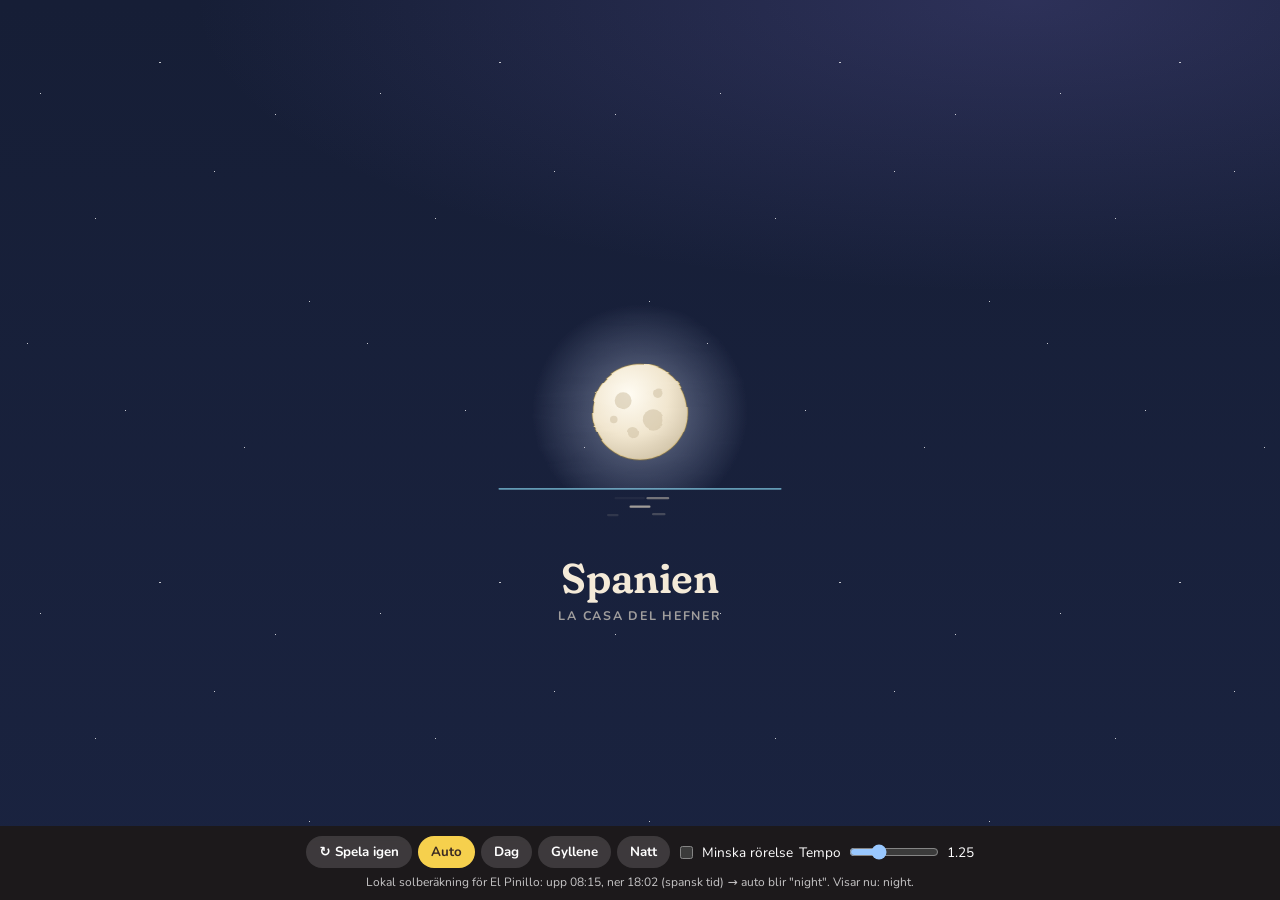
<file: sol-demo.html>
<!doctype html>
<html lang="sv">
<head>
<meta charset="UTF-8">
<meta name="viewport" content="width=device-width, initial-scale=1, viewport-fit=cover">
<title>Sol-demo — Spanien</title>
<meta name="theme-color" content="#FFF8EC" id="themeColor">
<link rel="preconnect" href="https://fonts.googleapis.com">
<link rel="preconnect" href="https://fonts.gstatic.com" crossorigin>
<link href="https://fonts.googleapis.com/css2?family=Fraunces:opsz,wght,SOFT,WONK@9..144,400..700,100,1&family=Nunito:wght@400;600;700;800&display=swap" rel="stylesheet">
<link rel="stylesheet" href="style.css">
<script src="splash-sun.js"></script>
<style>
/* ===== Bara för demon ===== */
.demo-app{padding:5rem 1.5rem;text-align:center;}
.demo-app h1{font-size:2rem;margin:0 0 .5rem;}
.demo-app p{color:var(--tinta-dim);}
.demo-bar{
  position:fixed;
  left:0;right:0;bottom:0;
  z-index:200;
  display:flex;
  flex-wrap:wrap;
  gap:6px;
  justify-content:center;
  padding:10px 16px calc(10px + env(safe-area-inset-bottom));
  background:rgba(30,24,20,0.82);
  backdrop-filter:blur(8px);
  font-family:var(--font-body);
  font-size:0.85rem;
  color:#fff;
}
.demo-bar button{
  border:0;border-radius:999px;padding:7px 13px;font-weight:700;cursor:pointer;
  background:rgba(255,255,255,0.14);color:#fff;
}
.demo-bar button.on{background:#F6D04D;color:#3B2A22;}
.demo-bar label{display:flex;align-items:center;gap:6px;}
.demo-bar input[type=range]{width:90px;}
.demo-info{width:100%;text-align:center;opacity:.75;font-size:.75rem;}
</style>
</head>
<body>

<div class="splash" id="splash" aria-hidden="true"></div>

<div class="demo-app">
  <h1>Här bakom ligger appen</h1>
  <p>Splashen tonar ut hit när den är klar. Tryck på "Spela igen" för att se den igen.</p>
</div>

<div class="demo-bar">
  <button id="replay">↻ Spela igen</button>
  <button data-part="auto" class="on">Auto</button>
  <button data-part="day">Dag</button>
  <button data-part="golden">Gyllene</button>
  <button data-part="night">Natt</button>
  <label><input type="checkbox" id="reduce"> Minska rörelse</label>
  <label>Tempo <input type="range" id="tempo" min="0.5" max="3" step="0.25" value="1.25"> <span id="tempoVal">1.25</span></label>
  <div class="demo-info" id="info"></div>
</div>

<p class="made-by" style="text-align:center">Made by: David Hefner</p>

<script>
  // El Pinillo, Torremolinos (Hefners hus)
  const LAT = 36.6025, LON = -4.5135;
  let choice = "auto";
  const splash = document.getElementById("splash");
  const info = document.getElementById("info");

  function fmt(ms) { return new Date(ms).toLocaleTimeString("sv-SE", { hour: "2-digit", minute: "2-digit", timeZone: "Europe/Madrid" }); }

  function play() {
    const auto = SunSplash.daypartFor(LAT, LON);
    const part = choice === "auto" ? auto : choice;
    const { rise, set } = SunSplash.sunTimes(Date.now(), LAT, LON);
    info.textContent = `Lokal solberäkning för El Pinillo: upp ${fmt(rise)}, ner ${fmt(set)} (spansk tid) → auto blir "${auto}". Visar nu: ${part}.`;
    document.body.style.background = "";
    document.documentElement.dataset.daypart = part;
    SunSplash.start({ el: splash, part, title: "Spanien", sub: "La casa del Hefner", reduce: document.getElementById("reduce").checked });
  }

  document.querySelectorAll(".demo-bar [data-part]").forEach((b) => b.addEventListener("click", () => {
    choice = b.dataset.part;
    document.querySelectorAll(".demo-bar [data-part]").forEach((x) => x.classList.toggle("on", x === b));
    play();
  }));
  document.getElementById("replay").addEventListener("click", play);
  document.getElementById("reduce").addEventListener("change", play);
  document.getElementById("tempo").addEventListener("input", (e) => {
    splash.style.setProperty("--splash-k", e.target.value);
    document.getElementById("tempoVal").textContent = e.target.value;
  });
  document.getElementById("tempo").addEventListener("change", play);

  play();
</script>
</body>
</html>
</file>
<file: style.css>
/* ============================================================
   BADLÄGET — style.css ("Citron & terrakotta")
   Färgerna är plockade ur fotot från terrassen: kalkvita väggar,
   citroner, taktegel, himmel och blad. Allt är mjukt och runt.
   Tre teman styrs av data-daypart på <html>: day, golden, night
   (sätts av app.js utifrån solens upp- och nedgång på platsen).
   ============================================================ */

/* ===== Tokens ===== */
:root{
  --kal:#FFF8EC;          /* kalkvit vägg — sidbakgrund */
  --kal-2:#F6EAD4;        /* sand */
  --panel:#FFFDF8;
  --panel-line:rgba(120,78,44,0.10);
  --tinta:#3B2A22;        /* varm mörkbrun text istället för svart */
  --tinta-dim:rgba(59,42,34,0.70);
  --tinta-faint:rgba(59,42,34,0.54);
  --teja:#D0653F;         /* taktegel */
  --teja-soft:rgba(208,101,63,0.12);
  --limon:#F6D04D;        /* citron */
  --limon-deep:#D8A516;
  --limon-soft:rgba(246,208,77,0.22);
  --cielo:#6EAED8;        /* himmel */
  --cielo-soft:rgba(110,174,216,0.16);
  --mar:#2F86A6;          /* havet */
  --hoja:#6C9A4C;         /* blad */
  --flag-green:#4FA46A;
  --flag-yellow:#F0BD3F;
  --flag-red:#DD5F4A;
  --shadow:0 1px 2px rgba(120,70,30,0.05), 0 10px 26px -12px rgba(120,70,30,0.22);
  --shadow-lift:0 2px 4px rgba(120,70,30,0.06), 0 18px 36px -14px rgba(120,70,30,0.30);
  --radius:26px;
  --radius-sm:18px;
  --font-display:"Fraunces", Georgia, serif;
  --font-body:"Nunito", system-ui, sans-serif;
  --ease-out:cubic-bezier(0.16,1,0.3,1);
  --ease-soft:cubic-bezier(0.34,1.4,0.64,1);
  --page-bg:
    radial-gradient(120% 60% at 100% 0%, rgba(246,208,77,0.20), transparent 60%),
    radial-gradient(90% 50% at 0% 40%, rgba(208,101,63,0.08), transparent 60%),
    var(--kal);
  /* Västerås-kortet: svalt nordiskt ljus som kontrast till Spaniens värme */
  --north-bg:linear-gradient(160deg,#E3EEF5 0%,#EEF2F1 100%);
  --north-ink:#27405A;
  --north-dim:rgba(39,64,90,0.66);
  --north-panel:rgba(255,255,255,0.62);
  --cloud:#FFFFFF;
  --cloud-line:#CDBBA6;
}

/* Gyllene timmen: persika och rosé, allt blir lite varmare */
:root[data-daypart="golden"]{
  --kal:#FDEBDD;
  --kal-2:#F7D9C4;
  --panel:#FFF7F0;
  --panel-line:rgba(160,80,50,0.12);
  --page-bg:
    radial-gradient(120% 60% at 100% 0%, rgba(245,150,110,0.30), transparent 60%),
    radial-gradient(90% 60% at 0% 50%, rgba(222,120,150,0.16), transparent 60%),
    linear-gradient(180deg,#FDEBDD,#FBE3D6);
}

/* Natt: djupt bläckblått med stjärnor, text i varmt månljus */
:root[data-daypart="night"]{
  --kal:#161E36;
  --kal-2:#1E2846;
  --panel:#1F2846;
  --panel-line:rgba(255,255,255,0.09);
  --tinta:#F4EAD8;
  --tinta-dim:rgba(244,234,216,0.74);
  --tinta-faint:rgba(244,234,216,0.56);
  --teja:#F08E68;
  --teja-soft:rgba(240,142,104,0.16);
  --limon-soft:rgba(246,208,77,0.14);
  --cielo-soft:rgba(110,174,216,0.14);
  --mar:#7CC3DD;
  --shadow:0 1px 2px rgba(0,0,0,0.2), 0 12px 30px -14px rgba(0,0,0,0.6);
  --shadow-lift:0 2px 4px rgba(0,0,0,0.25), 0 20px 40px -14px rgba(0,0,0,0.7);
  --page-bg:
    radial-gradient(100% 50% at 80% 0%, rgba(120,110,200,0.22), transparent 65%),
    linear-gradient(180deg,#161E36 0%,#1A2340 100%);
  --north-bg:linear-gradient(160deg,rgba(110,174,216,0.14),rgba(110,174,216,0.05));
  --north-ink:#DCEBF5;
  --north-dim:rgba(220,235,245,0.66);
  --north-panel:rgba(255,255,255,0.06);
  --cloud:#C3CCE0;
  --cloud-line:#8E99B8;
  color-scheme:dark;
}

*{box-sizing:border-box;}
html,body{margin:0;padding:0;}
html{background:var(--page-bg);background-attachment:fixed;min-height:100%;transition:background 1.2s ease;}
body{
  font-family:var(--font-body);
  color:var(--tinta);
  -webkit-font-smoothing:antialiased;
  padding-bottom:calc(1.5rem + env(safe-area-inset-bottom));
  overscroll-behavior-y:contain; /* vår egen dra-ner-uppdatering istället för webbläsarens */
  -webkit-tap-highlight-color:transparent;
}
a{color:inherit;}
button{font-family:inherit;color:inherit;}
::selection{background:var(--limon);color:#3B2A22;}
:focus-visible{outline:2.5px solid var(--teja);outline-offset:3px;border-radius:12px;}
.sr-only{position:absolute;width:1px;height:1px;overflow:hidden;clip:rect(0 0 0 0);white-space:nowrap;}

/* Display-typsnittet: Fraunces med "SOFT" (rundade serifer) och "WONK"
   (lekfulla, lite skeva bokstäver) uppskruvade — ger den mjuka känslan. */
.display, h1, h2, h3, .stat-value, .hero-verdict{
  font-family:var(--font-display);
  font-variation-settings:"SOFT" 100, "WONK" 1;
}

/* Scroll-reveal: element tonas och glider in när de kommer i bild */
.reveal{opacity:0;transform:translateY(22px) scale(0.985);transition:opacity 0.8s var(--ease-out), transform 0.8s var(--ease-out);}
.reveal.in-view{opacity:1;transform:none;}

/* ===== Stjärnhimmel (bara natt) ===== */
.night-sky{
  position:fixed;
  inset:0;
  z-index:-1;
  pointer-events:none;
  opacity:0;
  transition:opacity 1.5s ease;
  background-image:
    radial-gradient(1.2px 1.2px at 12% 18%, #fff 50%, transparent 51%),
    radial-gradient(1px 1px at 28% 42%, #fff 50%, transparent 51%),
    radial-gradient(1.5px 1.5px at 47% 12%, #fff 50%, transparent 51%),
    radial-gradient(1px 1px at 63% 33%, #fff 50%, transparent 51%),
    radial-gradient(1.3px 1.3px at 81% 22%, #fff 50%, transparent 51%),
    radial-gradient(1px 1px at 91% 58%, #fff 50%, transparent 51%),
    radial-gradient(1.2px 1.2px at 8% 66%, #fff 50%, transparent 51%),
    radial-gradient(1px 1px at 37% 79%, #fff 50%, transparent 51%),
    radial-gradient(1.4px 1.4px at 72% 86%, #fff 50%, transparent 51%),
    radial-gradient(1px 1px at 55% 60%, #fff 50%, transparent 51%);
  background-size:340px 520px;
}
.night-sky::after{
  content:"";
  position:absolute;
  inset:0;
  background-image:
    radial-gradient(1.6px 1.6px at 20% 30%, #FFF3C4 50%, transparent 51%),
    radial-gradient(1.2px 1.2px at 70% 70%, #fff 50%, transparent 51%),
    radial-gradient(1.4px 1.4px at 45% 90%, #FFF3C4 50%, transparent 51%);
  background-size:260px 380px;
  animation:twinkle 4.5s ease-in-out infinite alternate;
}
@keyframes twinkle{from{opacity:0.25;}to{opacity:1;}}
:root[data-daypart="night"] .night-sky{opacity:0.75;}

/* ===== Splash: solen som blir en citron =====
   Ritas av splash-sun.js. Visas varje gång appen öppnas, ca 4,4 s
   (3,5 s × tempot), och ett tryck var som helst hoppar över. */
.splash{
  --splash-k:1.25; /* tempo: 1 = snabbt (ca 3,5 s), högre = långsammare. splash-sun.js läser samma värde */
  position:fixed;
  inset:0;
  z-index:100;
  display:flex;
  flex-direction:column;
  align-items:center;
  justify-content:center;
  padding:env(safe-area-inset-top) 16px env(safe-area-inset-bottom);
  cursor:pointer;
  -webkit-tap-highlight-color:transparent;
  background:
    radial-gradient(70% 45% at 50% 40%, rgba(246,208,77,0.24), transparent 70%),
    linear-gradient(180deg,#FFF8EC 0%,#F6EAD4 100%);
  transition:opacity calc(0.5s * var(--splash-k)) var(--ease-out), visibility 0s linear calc(0.5s * var(--splash-k));
}
.splash[data-part="golden"]{
  background:
    radial-gradient(70% 45% at 50% 46%, rgba(245,140,80,0.30), transparent 70%),
    linear-gradient(180deg,#F9C9AC 0%,#FDE3CF 55%,#F7D9C4 100%);
}
.splash[data-part="night"]{
  background:
    radial-gradient(100% 50% at 80% 0%, rgba(120,110,200,0.24), transparent 65%),
    linear-gradient(180deg,#161E36 0%,#1A2340 100%);
}
/* Samma stjärnhimmel som appen har på natten */
.splash[data-part="night"]::before{
  content:"";
  position:absolute;
  inset:0;
  opacity:0.75;
  pointer-events:none;
  background-image:
    radial-gradient(1.2px 1.2px at 12% 18%, #fff 50%, transparent 51%),
    radial-gradient(1px 1px at 28% 42%, #fff 50%, transparent 51%),
    radial-gradient(1.5px 1.5px at 47% 12%, #fff 50%, transparent 51%),
    radial-gradient(1px 1px at 63% 33%, #fff 50%, transparent 51%),
    radial-gradient(1.3px 1.3px at 81% 22%, #fff 50%, transparent 51%),
    radial-gradient(1px 1px at 91% 58%, #fff 50%, transparent 51%),
    radial-gradient(1.2px 1.2px at 8% 66%, #fff 50%, transparent 51%),
    radial-gradient(1px 1px at 37% 79%, #fff 50%, transparent 51%),
    radial-gradient(1.4px 1.4px at 72% 86%, #fff 50%, transparent 51%),
    radial-gradient(1px 1px at 55% 60%, #fff 50%, transparent 51%);
  background-size:340px 520px;
  animation:twinkle 4.5s ease-in-out infinite alternate;
}
.splash.splash-out{opacity:0;visibility:hidden;pointer-events:none;}
.splash-stage{position:relative;width:min(74vw,300px);}
.splash-svg{display:block;width:100%;height:auto;overflow:visible;}
.splash-titles{position:relative;text-align:center;margin-top:0.6rem;}
.splash-title{
  margin:0;
  font-family:var(--font-display);
  font-variation-settings:"SOFT" 100, "WONK" 1;
  font-weight:600;
  font-size:2.6rem;
  line-height:1;
  letter-spacing:-0.01em;
  color:#3B2A22;
  animation:splashTitleIn calc(0.7s * var(--splash-k)) var(--ease-out) calc(2.3s * var(--splash-k)) both;
}
.splash-sub{
  margin:0.45rem 0 0;
  font-family:var(--font-body);
  font-weight:700;
  font-size:0.78rem;
  letter-spacing:0.14em;
  text-transform:uppercase;
  color:rgba(59,42,34,0.62);
  animation:splashTitleIn calc(0.7s * var(--splash-k)) var(--ease-out) calc(2.48s * var(--splash-k)) both;
}
.splash[data-part="night"] .splash-title{color:#F4EAD8;}
.splash[data-part="night"] .splash-sub{color:rgba(244,234,216,0.62);}
.splash-still .splash-title,
.splash-still .splash-sub{animation-delay:0s;animation-duration:0.01s;}
@keyframes splashTitleIn{
  from{opacity:0;transform:translateY(12px);filter:blur(5px);}
  to{opacity:1;transform:none;filter:blur(0);}
}
/* Sidan bakom ska inte gå att scrolla (eller dra-ner-uppdatera) medan splashen syns */
html.splash-on, html.splash-on body{overflow:hidden;}

/* ===== Bottenark (uppmaningen om gamla ikonen) =====
   Glider upp nerifrån. Följer fingret när man sveper ner (app.js), och ett
   tryck eller svep på den mörka ytan utanför stänger. */
body.sheet-open{overflow:hidden;}
.sheet-wrap{position:fixed;inset:0;z-index:60;}
.sheet-backdrop{
  position:absolute;
  inset:0;
  background:rgba(30,20,14,0.45);
  opacity:0;
  transition:opacity 0.35s ease;
  touch-action:none;
}
.sheet-wrap.open .sheet-backdrop{opacity:1;}
.sheet{
  position:absolute;
  left:0;right:0;bottom:0;
  max-width:520px;
  margin:0 auto;
  background:var(--panel);
  border-radius:28px 28px 0 0;
  padding:0.6rem 1.4rem calc(1.4rem + env(safe-area-inset-bottom));
  box-shadow:0 -10px 40px -10px rgba(60,30,10,0.35);
  transform:translateY(calc(100% + 20px));
  transition:transform 0.45s var(--ease-out);
  touch-action:none; /* vi sköter svepet själva */
}
.sheet-wrap.open .sheet{transform:translateY(var(--sheet-drag, 0px));}
.sheet.dragging{transition:none;}
.sheet.springing{transition:transform 0.45s var(--ease-soft);}
.sheet-grip{width:42px;height:5px;border-radius:3px;margin:0 auto 1rem;background:rgba(120,78,44,0.22);}
.sheet h2{margin:0.2rem 0 0.6rem;font-size:1.6rem;line-height:1.1;}
.sheet-text{margin:0 0 1rem;font-size:0.92rem;line-height:1.55;color:var(--tinta-dim);}
.sheet-steps{margin:0 0 1.3rem;padding-left:1.2rem;font-size:0.9rem;line-height:1.65;}
.sheet-steps li{padding-left:0.2rem;margin-bottom:0.25rem;}
.sheet-actions{display:grid;gap:0.5rem;}
.sheet-btn{
  border:0;
  border-radius:999px;
  padding:0.85rem 1rem;
  font-weight:800;
  font-size:0.95rem;
  cursor:pointer;
  background:var(--kal-2);
  transition:transform 0.3s var(--ease-soft);
}
.sheet-btn:active{transform:scale(0.97);}
.sheet-btn-main{background:var(--limon);color:#3B2A22;}
:root[data-daypart="night"] .sheet-grip{background:rgba(255,255,255,0.2);}
:root[data-daypart="night"] .sheet-btn{background:rgba(255,255,255,0.08);}
:root[data-daypart="night"] .sheet-btn-main{background:var(--limon);color:#3B2A22;}

/* ===== Dra ner för att uppdatera ===== */
.ptr{
  position:fixed;
  top:0;
  left:50%;
  z-index:40;
  width:48px;
  height:48px;
  margin-left:-24px;
  border-radius:50%;
  background:var(--panel);
  box-shadow:var(--shadow-lift);
  display:flex;
  align-items:center;
  justify-content:center;
  transform:translateY(calc(var(--ptr-y, -70px) + env(safe-area-inset-top))) rotate(var(--ptr-rot, 0deg));
  opacity:var(--ptr-o, 0);
  pointer-events:none;
}
:root[data-daypart="night"] .ptr{background:#26304F;}
.ptr.releasing{transition:transform 0.45s var(--ease-soft), opacity 0.3s ease;}
.ptr.loading .ptr-lemon{animation:lemon-roll 0.9s var(--ease-soft) infinite;}
@keyframes lemon-roll{
  0%{transform:rotate(0deg) scale(1);}
  50%{transform:rotate(180deg) scale(0.9);}
  100%{transform:rotate(360deg) scale(1);}
}

/* ===== Topbar ===== */
.topbar{
  position:fixed;
  top:0;
  left:0;
  right:0;
  z-index:20;
  padding:calc(0.7rem + env(safe-area-inset-top)) 1rem 0.7rem;
  transition:background 0.35s ease, box-shadow 0.35s ease;
}
.topbar.scrolled{
  background:color-mix(in srgb, var(--kal) 82%, transparent);
  backdrop-filter:blur(16px) saturate(1.3);
  -webkit-backdrop-filter:blur(16px) saturate(1.3);
  box-shadow:0 1px 0 var(--panel-line);
}
.topbar-inner{
  display:flex;
  justify-content:space-between;
  align-items:center;
  max-width:640px;
  margin:0 auto;
}
.place-btn, .icon-btn{
  -webkit-appearance:none;
  appearance:none;
  border:none;
  cursor:pointer;
  height:40px;
  border-radius:999px;
  display:flex;
  align-items:center;
  justify-content:center;
  gap:0.4rem;
  background:rgba(255,253,248,0.72);
  backdrop-filter:blur(12px);
  -webkit-backdrop-filter:blur(12px);
  color:#3B2A22;
  box-shadow:0 4px 14px -4px rgba(60,30,10,0.3);
  transition:transform 0.4s var(--ease-soft), background 0.3s ease;
}
.place-btn{
  padding:0 0.95rem 0 1.05rem;
  font-weight:800;
  font-size:0.92rem;
  max-width:70vw;
}
.place-btn-label{white-space:nowrap;overflow:hidden;text-overflow:ellipsis;}
.icon-btn{width:40px;padding:0;}
.place-btn:active, .icon-btn:active{transform:scale(0.92);}
.topbar.scrolled .place-btn, .topbar.scrolled .icon-btn{background:var(--panel);box-shadow:var(--shadow);color:var(--tinta);}
:root[data-daypart="night"] .topbar.scrolled .place-btn,
:root[data-daypart="night"] .topbar.scrolled .icon-btn{background:#26304F;}
.refresh-btn.spinning svg{animation:spin 0.9s linear infinite;}
@keyframes spin{to{transform:rotate(360deg);}}

/* ===== Platsväljare (fullskärm) ===== */
body.picking-location{overflow:hidden;}
.location-picker{
  position:fixed;
  inset:0;
  z-index:30;
  background:var(--page-bg);
  overflow-y:auto;
  animation:picker-in 0.5s var(--ease-out);
}
@keyframes picker-in{from{opacity:0;transform:translateY(24px);}to{opacity:1;transform:none;}}
.location-picker-inner{
  position:relative;
  max-width:560px;
  margin:0 auto;
  padding:calc(4.2rem + env(safe-area-inset-top)) 1.2rem 3rem;
}
.picker-close{
  position:absolute;
  top:calc(1rem + env(safe-area-inset-top));
  right:1rem;
  width:42px;
  height:42px;
  border-radius:50%;
  border:none;
  background:var(--panel);
  box-shadow:var(--shadow);
  display:flex;
  align-items:center;
  justify-content:center;
  cursor:pointer;
}
.picker-close[hidden]{display:none;}
.eyebrow{
  margin:0 0 0.2rem;
  font-weight:800;
  font-size:0.74rem;
  letter-spacing:0.14em;
  text-transform:uppercase;
  color:var(--teja);
}
.location-picker h1{
  font-weight:600;
  font-size:clamp(2rem,9vw,2.6rem);
  line-height:1.05;
  margin:0 0 1.4rem;
}
.home-grid{display:grid;grid-template-columns:1fr 1fr;gap:0.8rem;}
.home-choice{
  -webkit-appearance:none;
  appearance:none;
  border:none;
  cursor:pointer;
  text-align:left;
  background:var(--panel);
  box-shadow:var(--shadow);
  transition:transform 0.4s var(--ease-soft), box-shadow 0.3s ease;
}
.home-choice{
  border-radius:var(--radius);
  padding:1rem 1rem 1.1rem;
  display:flex;
  flex-direction:column;
  gap:0.7rem;
  min-height:170px;
  position:relative;
  overflow:hidden;
}
.home-choice::before{
  content:"";
  position:absolute;
  right:-30px;
  top:-30px;
  width:120px;
  height:120px;
  border-radius:50%;
  background:var(--limon-soft);
}
.home-choice:nth-child(2)::before{background:var(--cielo-soft);}
/* Tredje huset (Lindström) läggs centrerat på egen rad, lika brett som
   de andra två (halva bredden minus halva mellanrummet på 0.8rem) */
.home-choice:nth-child(3){grid-column:1 / -1;justify-self:center;width:calc(50% - 0.4rem);}
.home-choice:nth-child(3)::before{background:var(--teja-soft);}
.home-choice svg{position:relative;width:64px;height:64px;}
.home-choice-name{
  position:relative;
  margin-top:auto;
  font-family:var(--font-display);
  font-variation-settings:"SOFT" 100, "WONK" 1;
  font-weight:600;
  font-size:1.15rem;
  line-height:1.1;
}
.home-choice-sub{position:relative;font-size:0.76rem;color:var(--tinta-faint);font-weight:600;}
.home-choice:active{transform:scale(0.96);}
.home-choice.active{box-shadow:0 0 0 2.5px var(--teja), var(--shadow-lift);}

.install-tip{
  margin-top:1.8rem;
  background:var(--panel);
  border-radius:var(--radius-sm);
  padding:0.1rem 1rem;
  box-shadow:var(--shadow);
}
.install-tip summary, .flag-about summary{
  cursor:pointer;
  list-style:none;
  padding:0.85rem 0;
  font-weight:800;
  font-size:0.86rem;
  display:flex;
  align-items:center;
  gap:0.5rem;
}
.install-tip summary::-webkit-details-marker, .flag-about summary::-webkit-details-marker{display:none;}
.install-tip summary::after, .flag-about summary::after{
  content:"";
  margin-left:auto;
  width:8px;
  height:8px;
  border-right:2.2px solid currentColor;
  border-bottom:2.2px solid currentColor;
  transform:rotate(45deg) translateY(-2px);
  opacity:0.5;
  transition:transform 0.35s var(--ease-soft);
}
.install-tip[open] summary::after, .flag-about[open] summary::after{transform:rotate(225deg) translateY(-2px);}
.install-tip-body{display:grid;gap:1rem;padding:0 0 1rem;}
.install-tip-heading{margin:0 0 0.3rem;font-weight:800;font-size:0.8rem;color:var(--teja);}
.install-tip-body ol{margin:0;padding-left:1.1rem;font-size:0.84rem;color:var(--tinta-dim);line-height:1.65;}

/* ===== Hero ===== */
/* Fotot slutar i en bågad kant, som en spansk markis (toldo). Görs med en
   mask: en rak rektangel för det mesta av bilden + en rad halvcirklar
   längst ner som upprepas i sidled. */
.hero{
  --scallop:13px;
  position:relative;
  overflow:hidden;
  min-height:min(64vh,540px);
  display:flex;
  flex-direction:column;
  justify-content:flex-end;
  -webkit-mask:
    linear-gradient(#000 0 0) top / 100% calc(100% - var(--scallop)) no-repeat,
    radial-gradient(circle var(--scallop) at 50% 0, #000 97%, transparent 100%) bottom / calc(var(--scallop) * 2.3) var(--scallop) repeat-x;
          mask:
    linear-gradient(#000 0 0) top / 100% calc(100% - var(--scallop)) no-repeat,
    radial-gradient(circle var(--scallop) at 50% 0, #000 97%, transparent 100%) bottom / calc(var(--scallop) * 2.3) var(--scallop) repeat-x;
}
.hero-bg{
  position:absolute;
  inset:-10% 0 -6% 0;
  background:url("images/hefner-terrace.jpg") 44% 56% / cover no-repeat;
  will-change:transform;
  animation:hero-breathe 26s ease-in-out infinite alternate;
  transition:filter 1.5s ease;
}
/* Ehrborg har ett eget foto: takpannor ner mot havet i Torreblanca */
:root[data-home="ehrborg"] .hero-bg{
  background-image:url("images/ehrborg-view.jpg");
  background-position:50% 48%;
}
/* Väldigt långsam "andning" i bilden — känns levande utan att synas */
@keyframes hero-breathe{from{scale:1.02;}to{scale:1.09;}}
.hero-tint{
  position:absolute;
  inset:0;
  background:
    linear-gradient(180deg, rgba(40,22,12,0.30) 0%, transparent 22%, transparent 42%, rgba(52,28,14,0.55) 82%, rgba(52,28,14,0.70) 100%);
  transition:background 1.5s ease;
}
:root[data-daypart="golden"] .hero-bg{filter:sepia(0.25) saturate(1.25) hue-rotate(-8deg);}
:root[data-daypart="golden"] .hero-tint{
  background:
    linear-gradient(180deg, rgba(255,150,110,0.35) 0%, rgba(255,170,120,0.12) 40%, rgba(120,40,40,0.55) 85%, rgba(90,30,40,0.72) 100%);
}
:root[data-daypart="night"] .hero-bg{filter:brightness(0.5) saturate(0.7) hue-rotate(15deg);}
:root[data-daypart="night"] .hero-tint{
  background:
    linear-gradient(180deg, rgba(22,30,54,0.55) 0%, rgba(40,50,110,0.25) 45%, rgba(22,30,54,0.8) 90%, rgba(22,30,54,0.9) 100%);
}
.hero-inner{
  position:relative;
  z-index:1;
  max-width:640px;
  width:100%;
  margin:0 auto;
  padding:0 1.15rem calc(1.5rem + var(--scallop));
}
.flag-canvas{
  display:block;
  width:190px;
  height:168px;
  margin:0 0 0.5rem -4px;
  filter:drop-shadow(0 10px 14px rgba(40,20,10,0.35));
}
.hero-place{
  margin:0 0 0.2rem;
  font-weight:800;
  font-size:0.78rem;
  letter-spacing:0.12em;
  text-transform:uppercase;
  color:rgba(255,248,236,0.86);
  text-shadow:0 1px 8px rgba(0,0,0,0.35);
}
.hero-verdict{
  margin:0;
  font-weight:600;
  font-size:clamp(2.2rem,11vw,3.2rem);
  line-height:1;
  letter-spacing:-0.01em;
  color:#FFF8EC;
  text-shadow:0 2px 20px rgba(40,20,10,0.35);
}

/* ===== Main ===== */
main{max-width:640px;margin:0 auto;padding:0 1rem;}
.updated-row{
  display:flex;
  flex-wrap:wrap;
  gap:0.3rem;
  justify-content:center;
  margin:0.4rem 0 0.7rem;
  font-size:0.74rem;
  font-weight:600;
  color:var(--tinta-faint);
}
.updated-hint{opacity:0.75;}
@media (hover:hover){.updated-hint{display:none;}}

.flag-about{
  background:var(--panel);
  border-radius:var(--radius-sm);
  padding:0 1rem;
  margin-bottom:1rem;
  box-shadow:var(--shadow);
}
.flag-about summary{font-size:0.82rem;color:var(--tinta-dim);padding:0.75rem 0;}
.flag-about-body{padding:0 0 0.95rem;}
.flag-disclaimer{font-size:0.82rem;line-height:1.5;color:var(--tinta-dim);margin:0 0 0.7rem;}
.flag-links{display:flex;flex-wrap:wrap;gap:0.45rem;}
.flag-links a{
  font-size:0.78rem;
  font-weight:800;
  text-decoration:none;
  color:var(--teja);
  background:var(--teja-soft);
  padding:0.5rem 0.8rem;
  border-radius:999px;
}
.hefner-note{font-size:0.76rem;color:var(--tinta-faint);margin:0.7rem 0 0;font-style:italic;}

/* ===== Stats ===== */
.stats{display:grid;gap:0.7rem;margin-bottom:1rem;}
.stat-duo{display:grid;grid-template-columns:1fr 1fr;gap:0.7rem;}
.stat-big{
  position:relative;
  overflow:hidden;
  border-radius:var(--radius);
  padding:1rem 1.05rem 1.05rem;
  display:flex;
  flex-direction:column;
  min-height:150px;
  box-shadow:var(--shadow);
}
/* Vattenkortet: mjuk havsgradient med två långsamt böljande vågor i botten */
.stat-water{background:linear-gradient(170deg,#E4F2F7 0%,#CBE6F0 100%);color:#1E4F63;}
.stat-water::before, .stat-water::after{
  content:"";
  position:absolute;
  left:-50%;
  bottom:-6px;
  width:200%;
  height:44px;
  background:url("data:image/svg+xml;utf8,<svg xmlns='http://www.w3.org/2000/svg' viewBox='0 0 200 40' preserveAspectRatio='none'><path d='M0 20 Q25 6 50 20 T100 20 T150 20 T200 20 V40 H0Z' fill='%2378BCD6'/></svg>") repeat-x 0 0 / 50% 100%;
  opacity:0.35;
  animation:water-drift 9s linear infinite;
}
.stat-water::after{bottom:-14px;opacity:0.3;animation-duration:14s;animation-direction:reverse;}
@keyframes water-drift{to{transform:translateX(25%);}}
/* Luftkortet: solvarm citron-gradient */
.stat-air{background:linear-gradient(170deg,#FFF3C8 0%,#FBE0A6 100%);color:#5B3A12;}
.stat-air::before{
  content:"";
  position:absolute;
  right:-34px;
  top:-34px;
  width:110px;
  height:110px;
  border-radius:50%;
  background:radial-gradient(circle, rgba(255,255,255,0.8), rgba(255,236,160,0) 70%);
  animation:sun-pulse 6s ease-in-out infinite alternate;
}
@keyframes sun-pulse{from{transform:scale(0.9);}to{transform:scale(1.15);}}
:root[data-daypart="night"] .stat-water{background:linear-gradient(170deg,#1E3A55,#183049);color:#CFE9F5;}
:root[data-daypart="night"] .stat-air{background:linear-gradient(170deg,#3A3350,#2E2A45);color:#F6E3C0;}
:root[data-daypart="golden"] .stat-air{background:linear-gradient(170deg,#FFE3C4,#F8C8A8);}
.stat-big > *{position:relative;}
.stat-label{font-weight:800;font-size:0.76rem;letter-spacing:0.06em;text-transform:uppercase;opacity:0.72;}
.stat-value{font-weight:600;font-size:1.35rem;line-height:1.05;font-variant-numeric:tabular-nums;}
.stat-value-xl{font-size:2.9rem;margin:0.15rem 0 auto;letter-spacing:-0.02em;}
.stat-note{font-size:0.76rem;font-weight:700;opacity:0.78;line-height:1.35;}
.stat-trio{display:grid;grid-template-columns:repeat(3,1fr);gap:0.7rem;}
.stat-card{
  background:var(--panel);
  border-radius:var(--radius-sm);
  padding:0.85rem 0.5rem 0.8rem;
  display:flex;
  flex-direction:column;
  align-items:center;
  text-align:center;
  gap:0.28rem;
  box-shadow:var(--shadow);
}
.stat-icon{display:flex;height:30px;align-items:center;}
.stat-icon svg{width:30px;height:30px;}
.stat-word{
  font-size:0.72rem;
  font-weight:800;
  color:var(--tinta-faint);
  line-height:1.2;
}
.stat-word .dot{display:inline-block;width:7px;height:7px;border-radius:50%;margin-right:4px;vertical-align:1px;}

/* ===== Sektionsrubriker ===== */
main h2{
  font-weight:600;
  font-size:1.4rem;
  letter-spacing:-0.01em;
  margin:1.9rem 0 0.75rem;
}
.section-note{font-size:0.74rem;color:var(--tinta-faint);line-height:1.5;margin:0.6rem 0 0;}

/* ===== Solbåge ===== */
.sun-card{
  position:relative;
  overflow:hidden;
  border-radius:var(--radius);
  padding:1.05rem 1.1rem 0.9rem;
  background:linear-gradient(180deg,#DDEEF8 0%,#FDF3DD 100%);
  color:#3B2A22;
  box-shadow:var(--shadow);
}
:root[data-daypart="golden"] .sun-card{background:linear-gradient(180deg,#F9C6A8 0%,#FDE7CF 100%);}
:root[data-daypart="night"] .sun-card{background:linear-gradient(180deg,#232C4E 0%,#2B2F52 100%);color:#F4EAD8;}
.sun-countdown{
  margin:0;
  font-family:var(--font-display);
  font-variation-settings:"SOFT" 100, "WONK" 1;
  font-weight:600;
  font-size:1.35rem;
  line-height:1.15;
}
.sun-sub{margin:0.2rem 0 0;font-size:0.8rem;font-weight:700;opacity:0.7;}
.sun-arc{display:block;width:100%;height:auto;margin-top:0.2rem;overflow:visible;}
.arc-track{fill:none;stroke:currentColor;stroke-opacity:0.22;stroke-width:2;stroke-dasharray:2 6;stroke-linecap:round;}
.arc-done{fill:none;stroke:var(--limon-deep);stroke-width:3;stroke-linecap:round;}
.arc-horizon{stroke:currentColor;stroke-opacity:0.25;stroke-width:1.5;stroke-linecap:round;}
.arc-sun{fill:var(--limon);stroke:#fff;stroke-width:3;}
:root[data-daypart="night"] .arc-sun{fill:#F4EAD8;stroke:#232C4E;}
.sun-times{
  display:flex;
  justify-content:space-between;
  font-size:0.78rem;
  font-weight:700;
  opacity:0.75;
  margin-top:0.1rem;
}
.sun-times b{font-weight:800;font-variant-numeric:tabular-nums;}

/* ===== Timprognos ===== */
.hourly-row, .forecast-row{
  display:flex;
  gap:0.5rem;
  overflow-x:auto;
  margin:0 -1rem;
  padding:0.3rem 1rem 0.9rem;
  scrollbar-width:none;
  scroll-snap-type:x proximity;
  -webkit-overflow-scrolling:touch;
}
.hourly-row::-webkit-scrollbar, .forecast-row::-webkit-scrollbar{display:none;}
.hourly-empty{font-size:0.85rem;color:var(--tinta-faint);margin:0;}
/* Timkorten är höga "piller" — mjukare än rektanglar */
.hour-card{
  flex:0 0 auto;
  width:58px;
  background:var(--panel);
  border-radius:999px;
  padding:0.85rem 0 0.9rem;
  display:flex;
  flex-direction:column;
  align-items:center;
  gap:0.35rem;
  box-shadow:var(--shadow);
  scroll-snap-align:start;
}
.hour-card.now{background:var(--limon);color:#3B2A22;}
.hour-label{font-size:0.74rem;font-weight:800;opacity:0.7;}
.hour-icon svg{width:28px;height:28px;display:block;}
.hour-temp{font-family:var(--font-display);font-variation-settings:"SOFT" 100;font-weight:600;font-size:1rem;}
.hour-rain{font-size:0.64rem;font-weight:800;color:var(--mar);margin-top:-0.2rem;}
.hour-card.now .hour-rain{color:#1E4F63;}

/* ===== Kommande dagar ===== */
.forecast-day{
  flex:0 0 auto;
  width:92px;
  background:var(--panel);
  border-radius:var(--radius-sm);
  padding:0.85rem 0.4rem 0.8rem;
  text-align:center;
  display:flex;
  flex-direction:column;
  align-items:center;
  gap:0.3rem;
  box-shadow:var(--shadow);
  scroll-snap-align:start;
}
.day-name{font-weight:800;font-size:0.8rem;color:var(--tinta-dim);text-transform:capitalize;}
.day-icon svg{width:34px;height:34px;display:block;}
.day-temp{font-family:var(--font-display);font-variation-settings:"SOFT" 100;font-weight:600;font-size:1.05rem;white-space:nowrap;}
.day-temp .min{opacity:0.5;font-size:0.9rem;}
.day-wave{font-size:0.72rem;font-weight:700;color:var(--mar);}

/* ===== Mataffärer ===== */
.stores-row{display:grid;grid-template-columns:repeat(2,1fr);gap:0.6rem;}
.store-card{
  position:relative;
  display:flex;
  flex-direction:column;
  gap:0.35rem;
  background:var(--panel);
  border-radius:var(--radius-sm);
  padding:0.85rem 0.9rem 0.8rem;
  text-decoration:none;
  color:inherit;
  box-shadow:var(--shadow);
  transition:transform 0.4s var(--ease-soft);
}
.store-card:active{transform:scale(0.96);}
.store-top{display:flex;align-items:center;justify-content:space-between;gap:0.4rem;}
.store-badge{
  font-weight:800;
  font-size:0.8rem;
  padding:0.28rem 0.6rem;
  border-radius:999px;
  white-space:nowrap;
  overflow:hidden;
  text-overflow:ellipsis;
}
.store-arrow{opacity:0.35;flex-shrink:0;}
.store-dist{font-size:0.74rem;color:var(--tinta-faint);font-weight:600;}
.store-status{display:flex;align-items:center;gap:0.4rem;font-size:0.82rem;font-weight:800;}
.store-status::before{content:"";width:8px;height:8px;border-radius:50%;background:currentColor;flex-shrink:0;}
.store-status.open{color:var(--flag-green);}
.store-status.open::before{box-shadow:0 0 0 4px rgba(79,164,106,0.18);animation:open-pulse 2.4s ease-in-out infinite;}
@keyframes open-pulse{50%{box-shadow:0 0 0 7px rgba(79,164,106,0);}}
.store-status.closed{color:var(--flag-red);}
.store-hours{font-size:0.74rem;color:var(--tinta-faint);font-weight:600;margin-top:-0.2rem;}

/* ===== Transport ===== */
.train-list{display:grid;gap:0.5rem;}
.train-card{
  display:flex;
  align-items:center;
  justify-content:space-between;
  gap:0.6rem;
  background:var(--panel);
  border-radius:var(--radius-sm);
  padding:0.6rem 0.6rem 0.6rem 1rem;
  box-shadow:var(--shadow);
}
.train-dir{font-weight:800;font-size:0.9rem;min-width:0;}
.train-links{display:flex;gap:0.35rem;flex-shrink:0;}
.train-links a{
  min-height:38px;
  display:flex;
  align-items:center;
  padding:0 0.85rem;
  border-radius:999px;
  font-size:0.8rem;
  font-weight:800;
  text-decoration:none;
  color:var(--teja);
  background:var(--teja-soft);
  transition:transform 0.4s var(--ease-soft);
}
.train-links a:active{transform:scale(0.92);}

/* ===== Euro ↔ kronor ===== */
.fx-card{
  background:var(--panel);
  border-radius:var(--radius);
  padding:1rem;
  box-shadow:var(--shadow);
}
.fx-fields{display:grid;grid-template-columns:1fr auto 1fr;align-items:center;gap:0.5rem;}
.fx-field{
  display:flex;
  align-items:center;
  gap:0.35rem;
  background:var(--kal-2);
  border-radius:var(--radius-sm);
  padding:0.55rem 0.8rem;
  min-width:0;
}
:root[data-daypart="night"] .fx-field{background:rgba(255,255,255,0.07);}
.fx-field input{
  width:100%;
  min-width:0;
  border:none;
  background:transparent;
  font-family:var(--font-display);
  font-variation-settings:"SOFT" 100;
  font-weight:600;
  font-size:1.5rem;
  color:var(--tinta);
  outline:none;
  padding:0;
}
.fx-field:focus-within{box-shadow:0 0 0 2px var(--teja);}
.fx-field:last-child input{text-align:right;}
.fx-cur{font-weight:800;font-size:1rem;color:var(--tinta-faint);}
.fx-eq{font-weight:800;color:var(--tinta-faint);}
.fx-chips{display:flex;gap:0.4rem;margin-top:0.75rem;overflow-x:auto;scrollbar-width:none;}
.fx-chips::-webkit-scrollbar{display:none;}
.fx-chips button{
  flex:0 0 auto;
  border:none;
  cursor:pointer;
  min-height:36px;
  padding:0 0.85rem;
  border-radius:999px;
  background:var(--limon-soft);
  font-weight:800;
  font-size:0.8rem;
  transition:transform 0.4s var(--ease-soft);
}
.fx-chips button:active{transform:scale(0.9);}
.fx-rate{margin:0.7rem 0 0;font-size:0.74rem;font-weight:600;color:var(--tinta-faint);}

/* ===== Västerås ===== */
.home-card{
  margin-top:1.9rem;
  border-radius:var(--radius);
  padding:1.15rem 1.1rem 1.2rem;
  background:var(--north-bg);
  color:var(--north-ink);
  box-shadow:var(--shadow);
}
.home-card-header{display:flex;align-items:center;justify-content:space-between;flex-wrap:wrap;gap:0.4rem 0.6rem;}
.home-card h2{margin:0;font-size:1.3rem;white-space:nowrap;}
.diff-chip{
  font-size:0.74rem;
  font-weight:800;
  padding:0.35rem 0.7rem;
  border-radius:999px;
  background:var(--teja-soft);
  color:var(--teja);
  white-space:nowrap;
}
.home-now{display:flex;align-items:center;gap:0.8rem;margin:0.8rem 0 0.2rem;}
.home-now-icon svg{width:52px;height:52px;display:block;}
.home-now-main{display:flex;flex-direction:column;gap:0.15rem;}
.home-now .stat-value{font-size:2.2rem;}
.home-now-sub{font-size:0.78rem;font-weight:700;color:var(--north-dim);}
.home-block{margin-top:1rem;}
.home-block h3{margin:0 0 0.4rem;font-size:1rem;font-weight:600;}
.home-block .hourly-row{margin:0 -1.1rem;padding-left:1.1rem;padding-right:1.1rem;padding-bottom:0.3rem;}
.home-block .hour-card{background:var(--north-panel);box-shadow:none;}
.home-block .hour-card.now{background:#CFE3F0;color:var(--north-ink);}
:root[data-daypart="night"] .home-block .hour-card.now{background:rgba(110,174,216,0.3);}

/* Jämförelse: två mjuka staplar per dag, Spanien (tegel) och Västerås (himmel) */
.compare{display:grid;gap:0.5rem;}
.compare-row{
  display:grid;
  grid-template-columns:2.4rem 1fr;
  align-items:center;
  gap:0.6rem;
}
.compare-day{font-weight:800;font-size:0.78rem;text-transform:capitalize;color:var(--north-dim);}
.compare-bars{display:grid;gap:3px;}
.compare-bar{
  height:18px;
  border-radius:999px;
  display:flex;
  align-items:center;
  justify-content:flex-end;
  padding:0 0.5rem;
  font-size:0.7rem;
  font-weight:800;
  color:#fff;
  width:0;
  min-width:2.6rem;
  transition:width 1s var(--ease-out);
}
.compare-bar.es{background:linear-gradient(90deg,#F2B38F,var(--teja));}
.compare-bar.se{background:linear-gradient(90deg,#A9CDE6,#5E9CC8);}
/* Andra hemorten (Sjövik) får en grönare blå så staplarna går att skilja åt */
.compare-bar.se2{background:linear-gradient(90deg,#A8D8C8,#4E9C8A);}
.compare-legend i.es{background:var(--teja);}
.compare-legend i.se{background:#5E9CC8;}
.compare-legend i.se2{background:#4E9C8A;}
/* Två hemorter i samma kort (Lindström): en rad per ort */
.home-now-multi{margin:0.7rem 0 0;}
.home-now-multi + .home-now-multi{padding-top:0.7rem;border-top:1px solid var(--north-panel);}
.home-now-multi .home-now-main{flex:1;min-width:0;}
.home-now-multi .stat-value{font-size:1.9rem;}
.home-city-name{font-weight:800;font-size:0.78rem;letter-spacing:0.08em;text-transform:uppercase;color:var(--north-dim);}
.home-now-multi .diff-chip{align-self:flex-start;}
.home-city-sub{margin:0.5rem 0 0.3rem;font-size:0.78rem;font-weight:800;color:var(--north-dim);}
.compare-legend{display:flex;gap:0.9rem;font-size:0.72rem;font-weight:700;color:var(--north-dim);margin-top:0.5rem;}
.compare-legend i{display:inline-block;width:10px;height:10px;border-radius:50%;margin-right:5px;vertical-align:-1px;}

/* ===== Footer ===== */
footer{
  max-width:640px;
  margin:2rem auto 0;
  padding:0 1rem;
  text-align:center;
  font-size:0.72rem;
  color:var(--tinta-faint);
}
footer p{margin:0.25rem 0;}
footer a{color:var(--teja);font-weight:700;}
.made-by{opacity:0.6;font-size:0.68rem;}

@media (min-width:560px){
  .stores-row{grid-template-columns:repeat(4,1fr);}
}

@media (prefers-reduced-motion: reduce){
  *, *::before, *::after{animation:none !important;transition:none !important;}
  .reveal{opacity:1;transform:none;}
}
</file>
